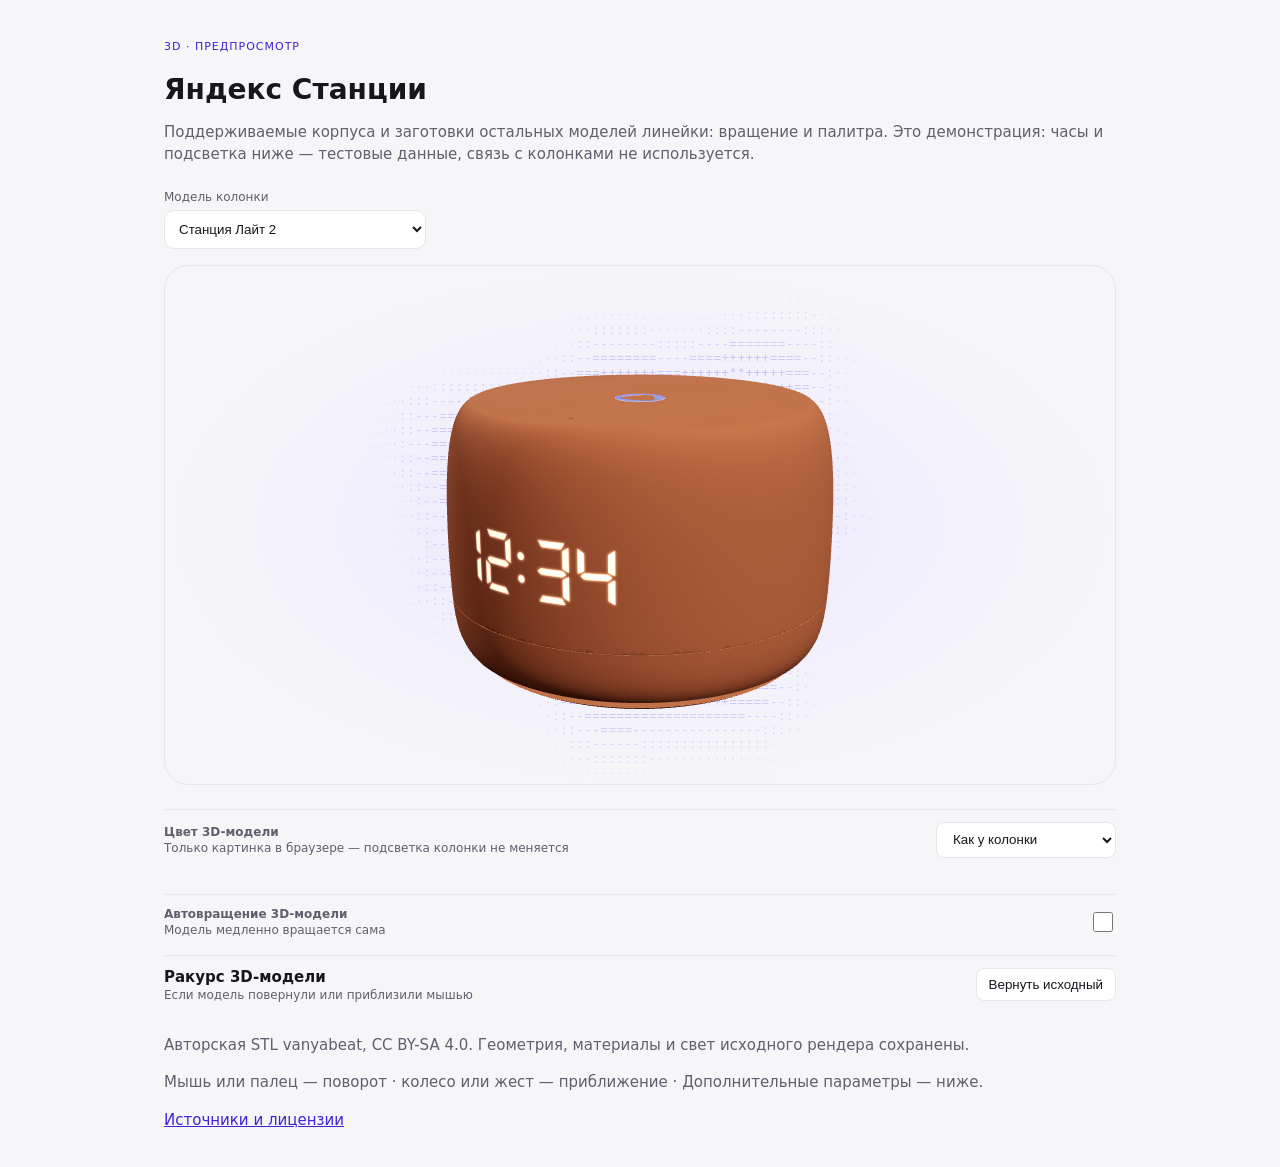
<file: static/model-preview.html>
<!doctype html>
<html lang="ru"><head><meta charset="utf-8"><meta name="viewport" content="width=device-width,initial-scale=1">
<title>3D-модели Яндекс Станций — предпросмотр</title>
<script src="./preview-theme.js"></script>
<link rel="stylesheet" href="./model.css">
<style>
:root{color-scheme:light;--bg:#F6F6F8;--card:#FFFFFF;--text:#16161D;--muted:#5F5F6E;--border:#E6E6EB;--accent:#6C47FF;--accent-ink:#4320D9;--accent-soft:#ECE7FF}
@media(prefers-color-scheme:dark){:root:not([data-theme="light"]){color-scheme:dark;--bg:#111116;--card:#1A1A21;--text:#EDEDF2;--muted:#9C9CAB;--border:#2A2A33;--accent:#8B6CFF;--accent-ink:#C2B3FF;--accent-soft:#2A2342}}
:root[data-theme="dark"]{color-scheme:dark;--bg:#111116;--card:#1A1A21;--text:#EDEDF2;--muted:#9C9CAB;--border:#2A2A33;--accent:#8B6CFF;--accent-ink:#C2B3FF;--accent-soft:#2A2342}
*{box-sizing:border-box}body{margin:0;background:var(--bg);color:var(--text);font:15px system-ui,sans-serif}main{max-width:1000px;margin:36px auto;padding:0 24px}h1{margin-bottom:8px;font-size:28px}p{color:var(--muted);line-height:1.5}label{display:block;font-size:12px;margin:24px 0 6px;color:var(--muted)}select{background:var(--card);color:var(--text);border:1px solid var(--border);padding:10px;border-radius:10px;min-width:180px}.model-view{position:relative;width:100%;height:520px;touch-action:none;cursor:grab;margin-top:16px;border:1px solid var(--border);border-radius:24px;background:radial-gradient(ellipse at center,var(--accent-soft),transparent 70%)}.model-view canvas{position:absolute;inset:0;width:100%;height:100%;display:block}#model-viz{pointer-events:none}a{color:var(--accent-ink)}.badge{font-size:11px;letter-spacing:.09em;color:var(--accent-ink)}@media(max-width:600px){main{padding:0 16px}.model-view{height:400px}h1{font-size:23px}}</style>
<script type="importmap">{"imports":{"three":"./vendor/three/three.module.js"}}</script></head>
<body><main><span class="badge">3D · ПРЕДПРОСМОТР</span><h1>Яндекс Станции</h1><p>Поддерживаемые корпуса и заготовки остальных моделей линейки: вращение и палитра. Это демонстрация: часы и подсветка ниже — тестовые данные, связь с колонками не используется.</p>
<label for="preview-model">Модель колонки</label><select id="preview-model"></select>
<div id="model-view" class="model-view"><canvas id="model-viz" aria-hidden="true"></canvas></div>
<section id="model-settings" class="preview-settings" style="margin:20px 0" hidden></section><p id="model-description"></p><p>Мышь или палец — поворот · колесо или жест — приближение · Дополнительные параметры — ниже.</p><p><a href="./models/SOURCES.md">Источники и лицензии</a></p></main>
<script type="module" src="./model-preview.js"></script></body></html>
</file>
<file: static/model.css>
.studio-view .studio-canvas{z-index:1;outline:none}
.studio-error,.studio-caption{position:absolute;inset:45% 12px auto;text-align:center}
/* Только страница предпросмотра моделей: в панели строки настроек оформлены её общими стилями (.set-item). */
.preview-settings .set-item{display:flex;align-items:center;justify-content:space-between;gap:16px;padding:12px 0;border-top:1px solid var(--border,#8885)}
.preview-settings .set-label b{display:block}.preview-settings .set-label small{display:block;color:var(--muted,#a5a5b2);font-size:12px;margin-top:2px}
.preview-settings select,.preview-settings button{background:var(--card,#222);color:var(--text,inherit);padding:8px 12px;border:1px solid var(--border,#8885);border-radius:8px;cursor:pointer}
.preview-settings input.switch{width:20px;height:20px}
</file>
